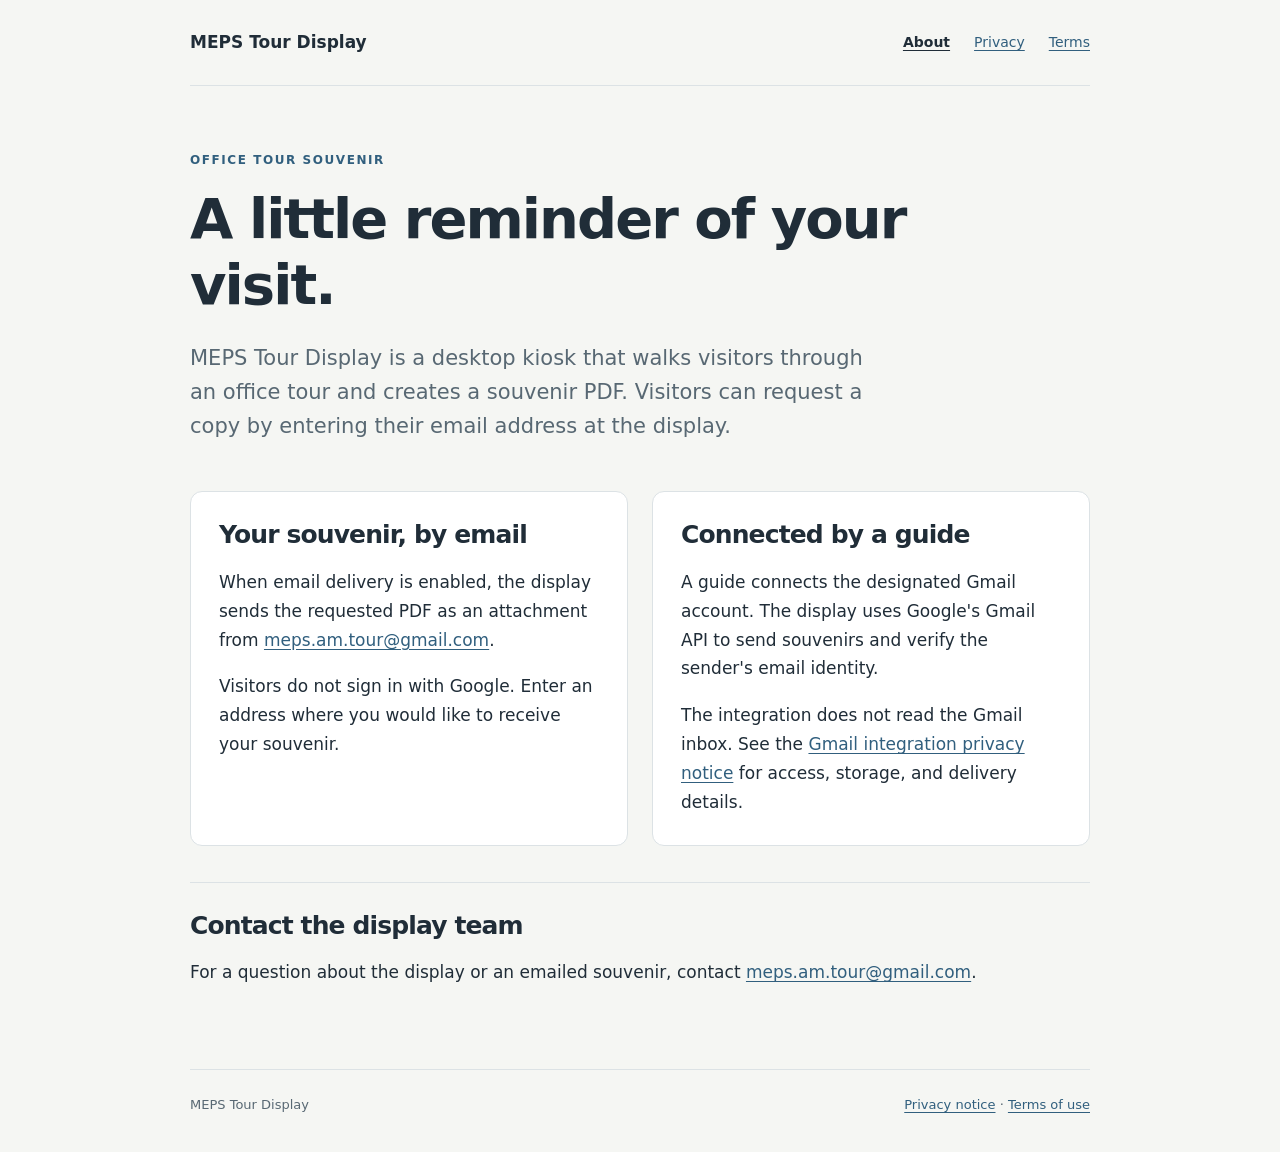
<file: index.html>
<!doctype html>
<html lang="en">
<head>
  <meta charset="utf-8">
  <meta name="viewport" content="width=device-width, initial-scale=1">
  <meta name="google-site-verification" content="6GkexwP7lALhsW95Z_BFWjhVlBZKA0vECaMa2CXLieE">
  <meta name="description" content="MEPS Tour Display creates souvenir PDFs at the office tour kiosk and can email a visitor's requested copy.">
  <title>MEPS Tour Display</title>
  <link rel="stylesheet" href="styles.css">
</head>
<body>
  <a class="skip" href="#main">Skip to content</a>
  <header>
    <a class="brand" href="./">MEPS Tour Display</a>
    <nav aria-label="Main navigation">
      <a href="./" aria-current="page">About</a>
      <a href="privacy.html">Privacy</a>
      <a href="terms.html">Terms</a>
    </nav>
  </header>
  <main id="main">
    <p class="eyebrow">Office tour souvenir</p>
    <h1>A little reminder of your visit.</h1>
    <p class="lead">MEPS Tour Display is a desktop kiosk that walks visitors through an office tour and creates a souvenir PDF. Visitors can request a copy by entering their email address at the display.</p>
    <div class="cards">
      <section class="card">
        <h2>Your souvenir, by email</h2>
        <p>When email delivery is enabled, the display sends the requested PDF as an attachment from <a href="mailto:meps.am.tour@gmail.com">meps.am.tour@gmail.com</a>.</p>
        <p>Visitors do not sign in with Google. Enter an address where you would like to receive your souvenir.</p>
      </section>
      <section class="card">
        <h2>Connected by a guide</h2>
        <p>A guide connects the designated Gmail account. The display uses Google's Gmail API to send souvenirs and verify the sender's email identity.</p>
        <p>The integration does not read the Gmail inbox. See the <a href="privacy.html">Gmail integration privacy notice</a> for access, storage, and delivery details.</p>
      </section>
    </div>
    <section class="contact">
      <h2>Contact the display team</h2>
      <p>For a question about the display or an emailed souvenir, contact <a href="mailto:meps.am.tour@gmail.com">meps.am.tour@gmail.com</a>.</p>
    </section>
  </main>
  <footer><span>MEPS Tour Display</span><span><a href="privacy.html">Privacy notice</a> · <a href="terms.html">Terms of use</a></span></footer>
</body>
</html>
</file>
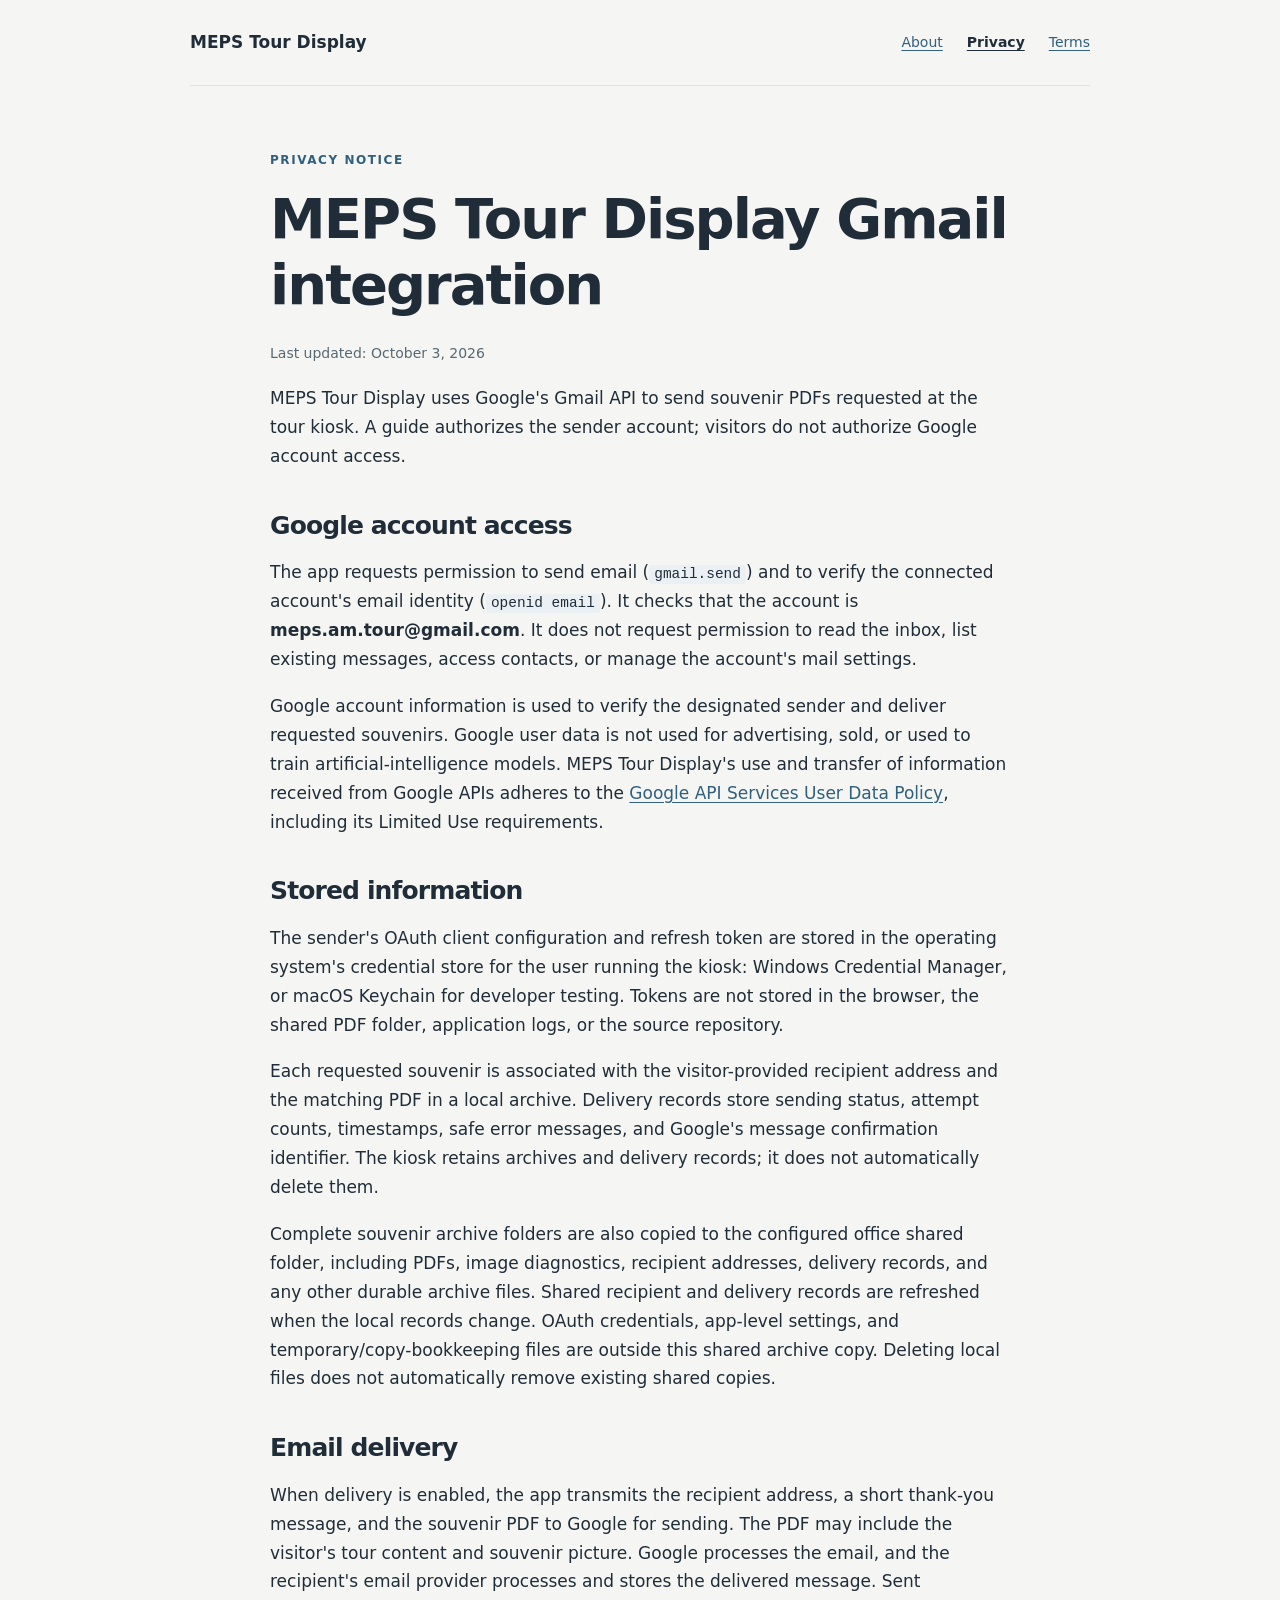
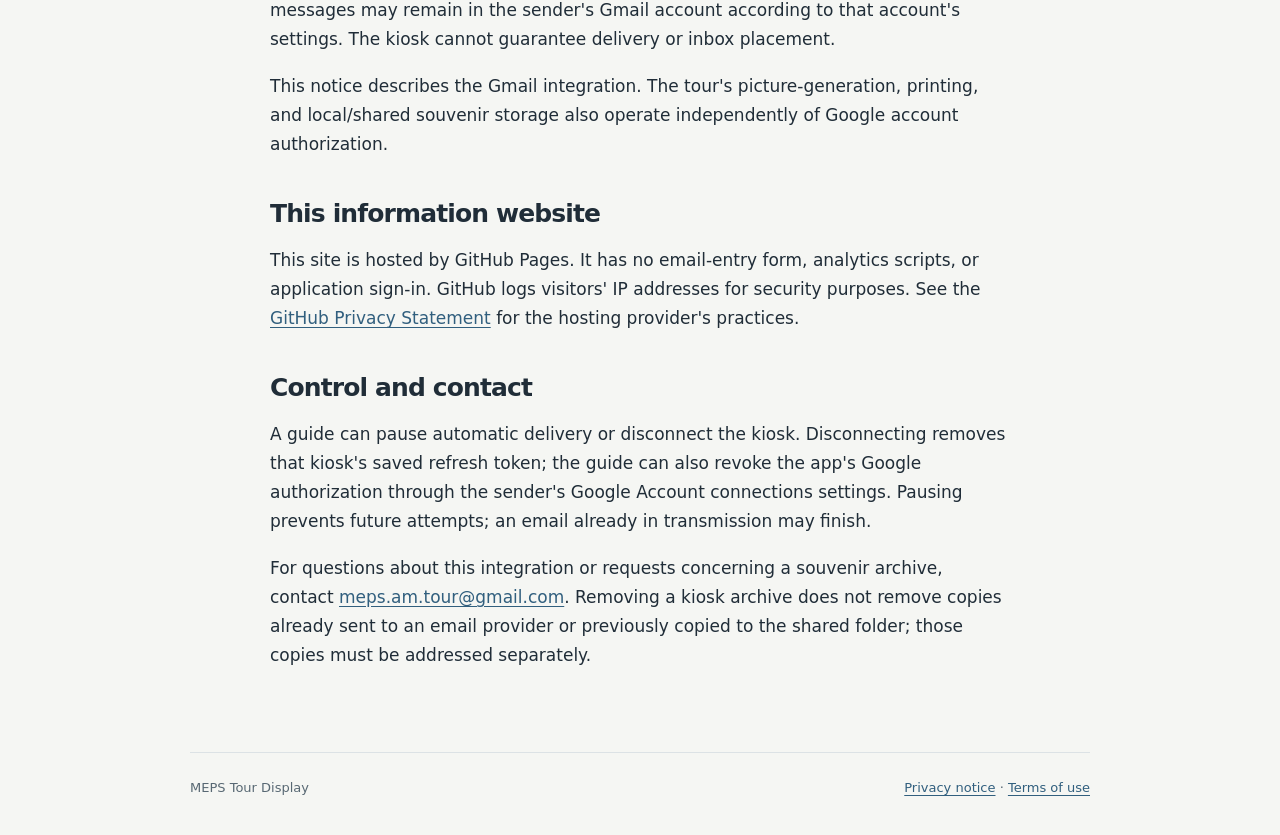
<file: privacy.html>
<!doctype html>
<html lang="en">
<head>
  <meta charset="utf-8">
  <meta name="viewport" content="width=device-width, initial-scale=1">
  <meta name="description" content="How the MEPS Tour Display Gmail integration accesses, uses, stores, and shares information to send requested souvenir PDFs.">
  <title>Gmail integration privacy notice · MEPS Tour Display</title>
  <link rel="stylesheet" href="styles.css">
</head>
<body>
  <a class="skip" href="#main">Skip to content</a>
  <header>
    <a class="brand" href="./">MEPS Tour Display</a>
    <nav aria-label="Main navigation"><a href="./">About</a><a href="privacy.html" aria-current="page">Privacy</a><a href="terms.html">Terms</a></nav>
  </header>
  <main id="main" class="document">
    <p class="eyebrow">Privacy notice</p>
    <h1>MEPS Tour Display Gmail integration</h1>
    <p class="updated">Last updated: October 3, 2026</p>
    <p>MEPS Tour Display uses Google's Gmail API to send souvenir PDFs requested at the tour kiosk. A guide authorizes the sender account; visitors do not authorize Google account access.</p>
    <section>
      <h2>Google account access</h2>
      <p>The app requests permission to send email (<code>gmail.send</code>) and to verify the connected account's email identity (<code>openid email</code>). It checks that the account is <strong>meps.am.tour@gmail.com</strong>. It does not request permission to read the inbox, list existing messages, access contacts, or manage the account's mail settings.</p>
      <p>Google account information is used to verify the designated sender and deliver requested souvenirs. Google user data is not used for advertising, sold, or used to train artificial-intelligence models. MEPS Tour Display's use and transfer of information received from Google APIs adheres to the <a href="https://developers.google.com/terms/api-services-user-data-policy">Google API Services User Data Policy</a>, including its Limited Use requirements.</p>
    </section>
    <section>
      <h2>Stored information</h2>
      <p>The sender's OAuth client configuration and refresh token are stored in the operating system's credential store for the user running the kiosk: Windows Credential Manager, or macOS Keychain for developer testing. Tokens are not stored in the browser, the shared PDF folder, application logs, or the source repository.</p>
      <p>Each requested souvenir is associated with the visitor-provided recipient address and the matching PDF in a local archive. Delivery records store sending status, attempt counts, timestamps, safe error messages, and Google's message confirmation identifier. The kiosk retains archives and delivery records; it does not automatically delete them.</p>
      <p>Complete souvenir archive folders are also copied to the configured office shared folder, including PDFs, image diagnostics, recipient addresses, delivery records, and any other durable archive files. Shared recipient and delivery records are refreshed when the local records change. OAuth credentials, app-level settings, and temporary/copy-bookkeeping files are outside this shared archive copy. Deleting local files does not automatically remove existing shared copies.</p>
    </section>
    <section>
      <h2>Email delivery</h2>
      <p>When delivery is enabled, the app transmits the recipient address, a short thank-you message, and the souvenir PDF to Google for sending. The PDF may include the visitor's tour content and souvenir picture. Google processes the email, and the recipient's email provider processes and stores the delivered message. Sent messages may remain in the sender's Gmail account according to that account's settings. The kiosk cannot guarantee delivery or inbox placement.</p>
      <p>This notice describes the Gmail integration. The tour's picture-generation, printing, and local/shared souvenir storage also operate independently of Google account authorization.</p>
    </section>
    <section>
      <h2>This information website</h2>
      <p>This site is hosted by GitHub Pages. It has no email-entry form, analytics scripts, or application sign-in. GitHub logs visitors' IP addresses for security purposes. See the <a href="https://docs.github.com/en/site-policy/privacy-policies/github-general-privacy-statement">GitHub Privacy Statement</a> for the hosting provider's practices.</p>
    </section>
    <section>
      <h2>Control and contact</h2>
      <p>A guide can pause automatic delivery or disconnect the kiosk. Disconnecting removes that kiosk's saved refresh token; the guide can also revoke the app's Google authorization through the sender's Google Account connections settings. Pausing prevents future attempts; an email already in transmission may finish.</p>
      <p>For questions about this integration or requests concerning a souvenir archive, contact <a href="mailto:meps.am.tour@gmail.com">meps.am.tour@gmail.com</a>. Removing a kiosk archive does not remove copies already sent to an email provider or previously copied to the shared folder; those copies must be addressed separately.</p>
    </section>
  </main>
  <footer><span>MEPS Tour Display</span><span><a href="privacy.html">Privacy notice</a> · <a href="terms.html">Terms of use</a></span></footer>
</body>
</html>
</file>
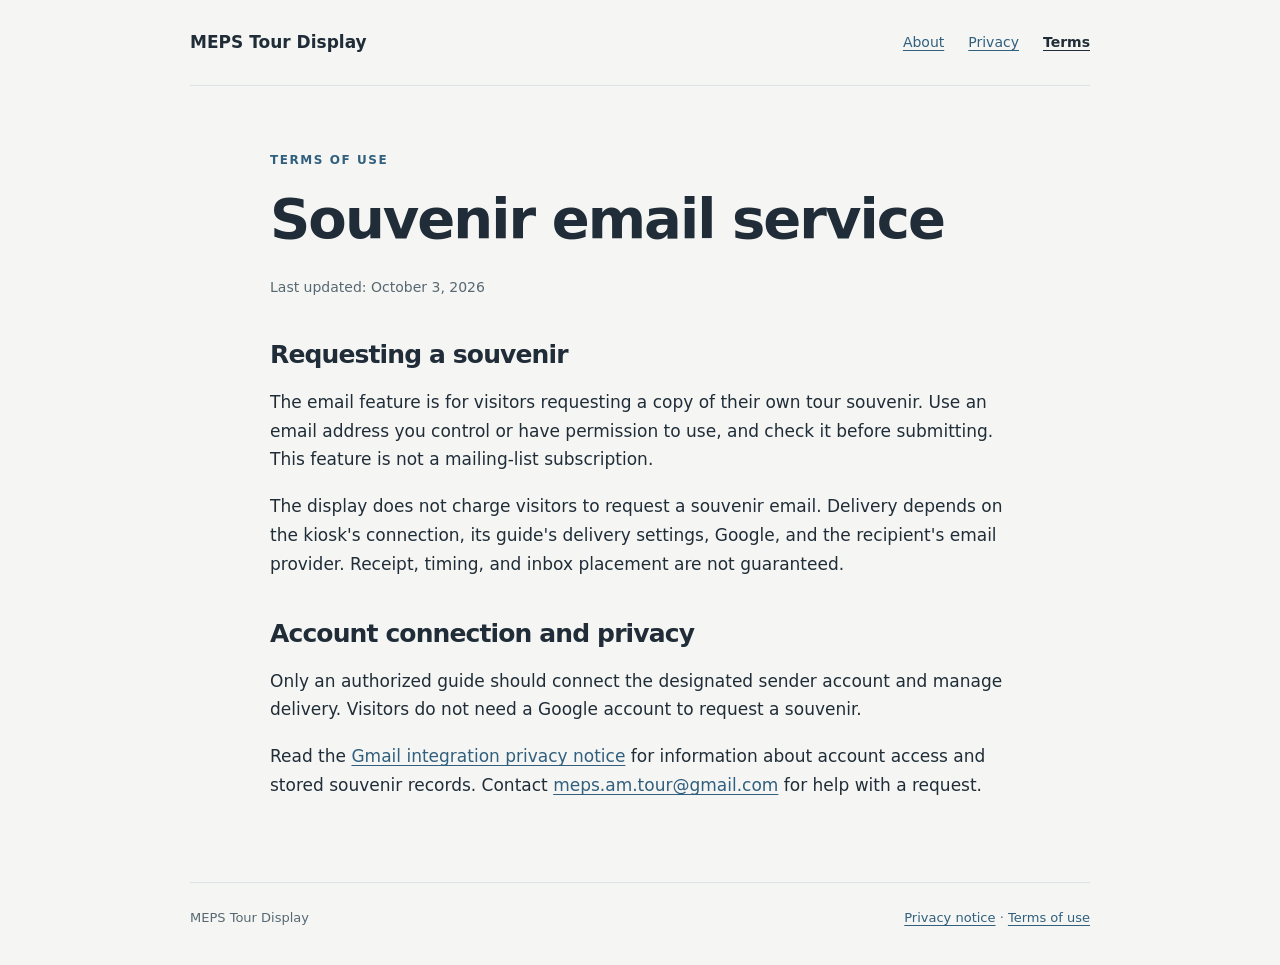
<file: terms.html>
<!doctype html>
<html lang="en">
<head>
  <meta charset="utf-8">
  <meta name="viewport" content="width=device-width, initial-scale=1">
  <meta name="description" content="Use of the MEPS Tour Display souvenir email feature.">
  <title>Terms of use · MEPS Tour Display</title>
  <link rel="stylesheet" href="styles.css">
</head>
<body>
  <a class="skip" href="#main">Skip to content</a>
  <header>
    <a class="brand" href="./">MEPS Tour Display</a>
    <nav aria-label="Main navigation"><a href="./">About</a><a href="privacy.html">Privacy</a><a href="terms.html" aria-current="page">Terms</a></nav>
  </header>
  <main id="main" class="document">
    <p class="eyebrow">Terms of use</p>
    <h1>Souvenir email service</h1>
    <p class="updated">Last updated: October 3, 2026</p>
    <section>
      <h2>Requesting a souvenir</h2>
      <p>The email feature is for visitors requesting a copy of their own tour souvenir. Use an email address you control or have permission to use, and check it before submitting. This feature is not a mailing-list subscription.</p>
      <p>The display does not charge visitors to request a souvenir email. Delivery depends on the kiosk's connection, its guide's delivery settings, Google, and the recipient's email provider. Receipt, timing, and inbox placement are not guaranteed.</p>
    </section>
    <section>
      <h2>Account connection and privacy</h2>
      <p>Only an authorized guide should connect the designated sender account and manage delivery. Visitors do not need a Google account to request a souvenir.</p>
      <p>Read the <a href="privacy.html">Gmail integration privacy notice</a> for information about account access and stored souvenir records. Contact <a href="mailto:meps.am.tour@gmail.com">meps.am.tour@gmail.com</a> for help with a request.</p>
    </section>
  </main>
  <footer><span>MEPS Tour Display</span><span><a href="privacy.html">Privacy notice</a> · <a href="terms.html">Terms of use</a></span></footer>
</body>
</html>
</file>
<file: styles.css>
:root { color-scheme: light; --ink: #202d38; --muted: #586873; --blue: #315f7e; --line: #dce2e5; --paper: #fff; --bg: #f5f6f3; }
* { box-sizing: border-box; }
body { margin: 0; background: var(--bg); color: var(--ink); font: 17px/1.7 system-ui, -apple-system, BlinkMacSystemFont, "Segoe UI", sans-serif; }
a { color: var(--blue); text-underline-offset: .2em; }
a:hover { text-decoration-thickness: 2px; }
a:focus-visible { outline: 3px solid var(--blue); outline-offset: 5px; }
.skip { position: absolute; top: -100px; left: 16px; padding: 8px 16px; background: var(--paper); }
.skip:focus { top: 12px; }
header, main, footer { width: min(100% - 48px, 900px); margin-inline: auto; }
header { display: flex; align-items: center; justify-content: space-between; flex-wrap: wrap; gap: 16px; padding: 28px 0; border-bottom: 1px solid var(--line); }
.brand { color: var(--ink); font-weight: 650; text-decoration: none; }
nav { display: flex; flex-wrap: wrap; gap: 24px; font-size: 14px; }
nav a[aria-current="page"] { color: var(--ink); font-weight: 650; }
main { padding: 64px 0; }
.eyebrow { margin: 0 0 16px; color: var(--blue); font-size: 12px; font-weight: 700; letter-spacing: .13em; text-transform: uppercase; }
h1, h2 { line-height: 1.18; letter-spacing: -.035em; }
h1 { max-width: 750px; margin: 0 0 24px; font-size: clamp(34px, 5vw, 56px); font-weight: 620; }
h2 { margin: 0 0 18px; font-size: 25px; font-weight: 620; }
p { margin: 0 0 18px; }
.lead { max-width: 690px; color: var(--muted); font-size: 21px; line-height: 1.6; }
.cards { display: grid; grid-template-columns: 1fr 1fr; gap: 24px; margin: 48px 0 36px; }
.card { padding: 28px; background: var(--paper); border: 1px solid var(--line); border-radius: 12px; }
.card p:last-child { margin-bottom: 0; }
.contact { padding-top: 28px; border-top: 1px solid var(--line); }
.document { max-width: 740px; }
.document section { margin-top: 40px; }
.updated { color: var(--muted); font-size: 14px; }
code { background: #eaf0f3; padding: .1em .35em; border-radius: 3px; font-size: .85em; overflow-wrap: anywhere; }
footer { display: flex; justify-content: space-between; flex-wrap: wrap; gap: 14px; padding: 24px 0 36px; border-top: 1px solid var(--line); color: var(--muted); font-size: 13px; }
@media (max-width: 600px) {
  header, main, footer { width: calc(100% - 36px); }
  header { align-items: flex-start; padding-block: 22px; }
  main { padding-block: 40px; }
  .cards { grid-template-columns: 1fr; margin-top: 32px; gap: 16px; }
  .card { padding: 24px; }
  .lead { font-size: 19px; }
}
@media print { body { background: white; font-size: 12pt; } header, footer { display: none; } main { width: 100%; padding: 0; } a { color: inherit; } }
</file>
